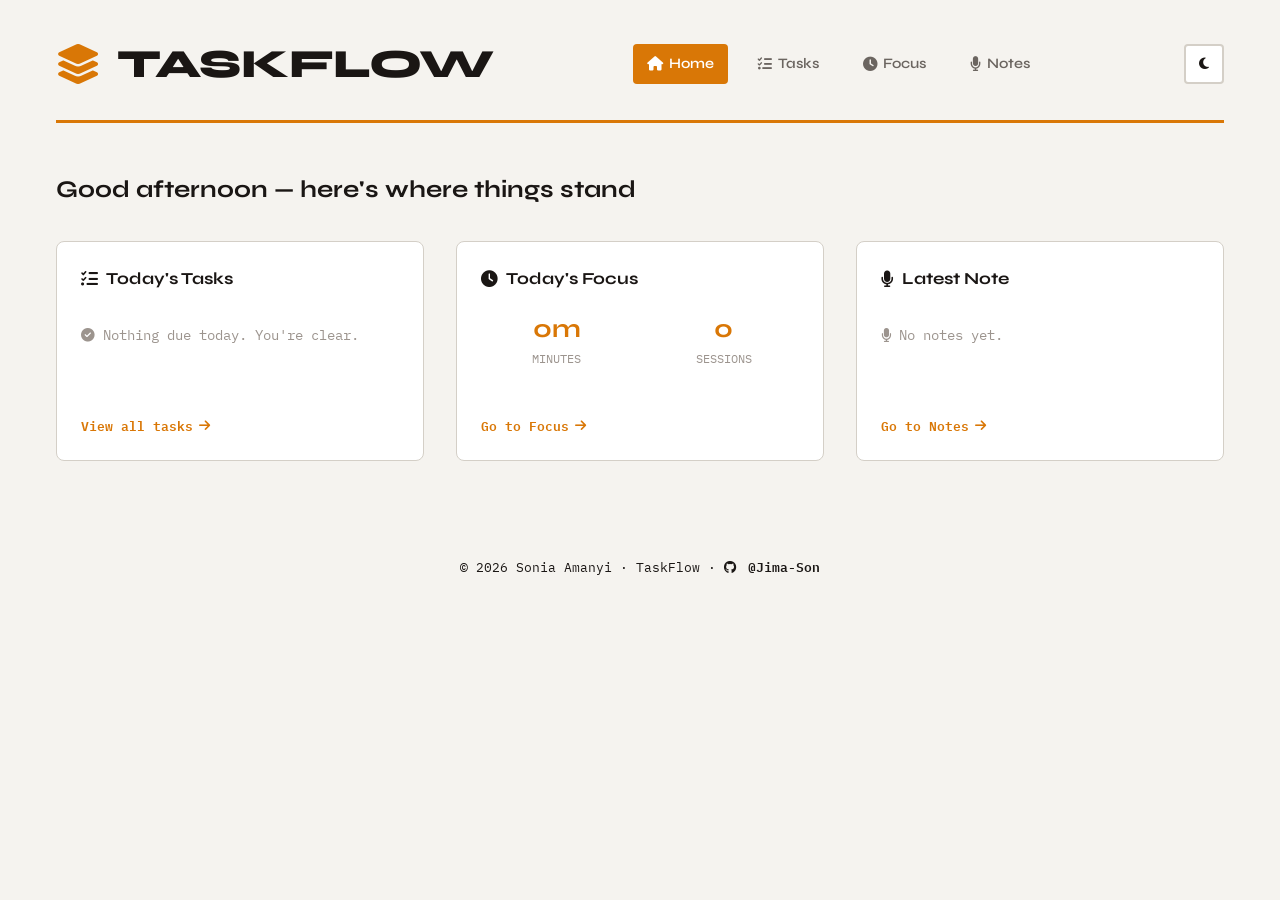
<file: dashboard.html>
<!--
Author: Sonia Amanyi
Purpose: Home / Dashboard — a snapshot of today's tasks, today's focus time,
         and the latest note, so you don't have to check three separate pages.
-->
<!DOCTYPE html>
<html lang="en">
<head>
    <meta charset="UTF-8">
    <meta name="viewport" content="width=device-width, initial-scale=1.0">
    <title>TaskFlow — Home</title>

    <link rel="stylesheet" href="https://cdnjs.cloudflare.com/ajax/libs/font-awesome/6.4.2/css/all.min.css">
    <link rel="preconnect" href="https://fonts.googleapis.com">
    <link rel="preconnect" href="https://fonts.gstatic.com" crossorigin>
    <link href="https://fonts.googleapis.com/css2?family=Syne:wght@400;600;700;800&family=IBM+Plex+Mono:wght@400;500;600&display=swap" rel="stylesheet">

    <link rel="stylesheet" href="css/style.css">
    <link rel="stylesheet" href="css/animations.css">
    <link rel="stylesheet" href="css/focus.css">
    <link rel="stylesheet" href="css/dashboard.css">
</head>
<body>
    <!-- Applies the saved theme before first paint so there's no flash
         of the default light theme while the rest of the JS loads. -->
    <script>
    (function() {
        try {
            var raw = localStorage.getItem('taskflow_settings');
            var theme = raw ? (JSON.parse(raw).theme || 'light') : 'light';
            if (theme === 'dark') document.body.classList.add('dark-theme');
            else if (theme === 'soft') document.body.classList.add('soft-theme');
        } catch (e) {}
    })();
    </script>

    <div class="container">
        <header class="header">
            <div class="header-top">
                <div class="logo-section">
                    <i class="fas fa-layer-group"></i>
                    <h1>TaskFlow</h1>
                </div>
                <nav class="app-nav" id="appNav">
                    <a href="dashboard.html" class="active"><i class="fas fa-house"></i> Home</a>
                    <a href="index.html"><i class="fas fa-list-check"></i> Tasks</a>
                    <a href="focus.html"><i class="fas fa-clock"></i> Focus</a>
                    <a href="notes.html"><i class="fas fa-microphone"></i> Notes</a>
                </nav>
                <div class="header-actions">
                    <button class="nav-toggle" id="navToggle"><i class="fas fa-bars"></i></button>
                    <button class="icon-btn" id="themeToggle" title="Toggle Theme">
                        <i class="fas fa-moon"></i>
                    </button>
                </div>
            </div>
        </header>

        <main>
            <h2 class="dash-greeting" id="dashGreeting">Welcome back</h2>

            <div class="dashboard-grid">
                <!-- Today's Tasks -->
                <section class="side-card dash-card">
                    <h3><i class="fas fa-list-check"></i> Today's Tasks</h3>
                    <div id="dashTasksList" class="dash-tasks-list"></div>
                    <a href="index.html" class="dash-link">View all tasks <i class="fas fa-arrow-right"></i></a>
                </section>

                <!-- Today's Focus -->
                <section class="side-card dash-card">
                    <h3><i class="fas fa-clock"></i> Today's Focus</h3>
                    <div class="report-stats dash-focus-stats">
                        <div class="report-stat">
                            <div class="report-num" id="dashFocusMinutes">0m</div>
                            <div class="report-label">Minutes</div>
                        </div>
                        <div class="report-stat">
                            <div class="report-num" id="dashFocusSessions">0</div>
                            <div class="report-label">Sessions</div>
                        </div>
                    </div>
                    <a href="focus.html" class="dash-link">Go to Focus <i class="fas fa-arrow-right"></i></a>
                </section>

                <!-- Latest Note -->
                <section class="side-card dash-card">
                    <h3><i class="fas fa-microphone"></i> Latest Note</h3>
                    <div id="dashLatestNote" class="dash-note-preview"></div>
                    <a href="notes.html" class="dash-link">Go to Notes <i class="fas fa-arrow-right"></i></a>
                </section>
            </div>
        </main>
    </div>

    <script src="js/storage.js"></script>
    <script src="js/ui.js"></script>
    <script src="js/dashboard.js"></script>

    <footer class="site-footer">
    <p>
        © 2026 Sonia Amanyi · TaskFlow ·
        <a href="https://github.com/Jima-Son" target="_blank" rel="noopener noreferrer">
            <i class="fab fa-github"></i> @Jima-Son
        </a>
    </p>
</footer>
</body>
</html>
</file>
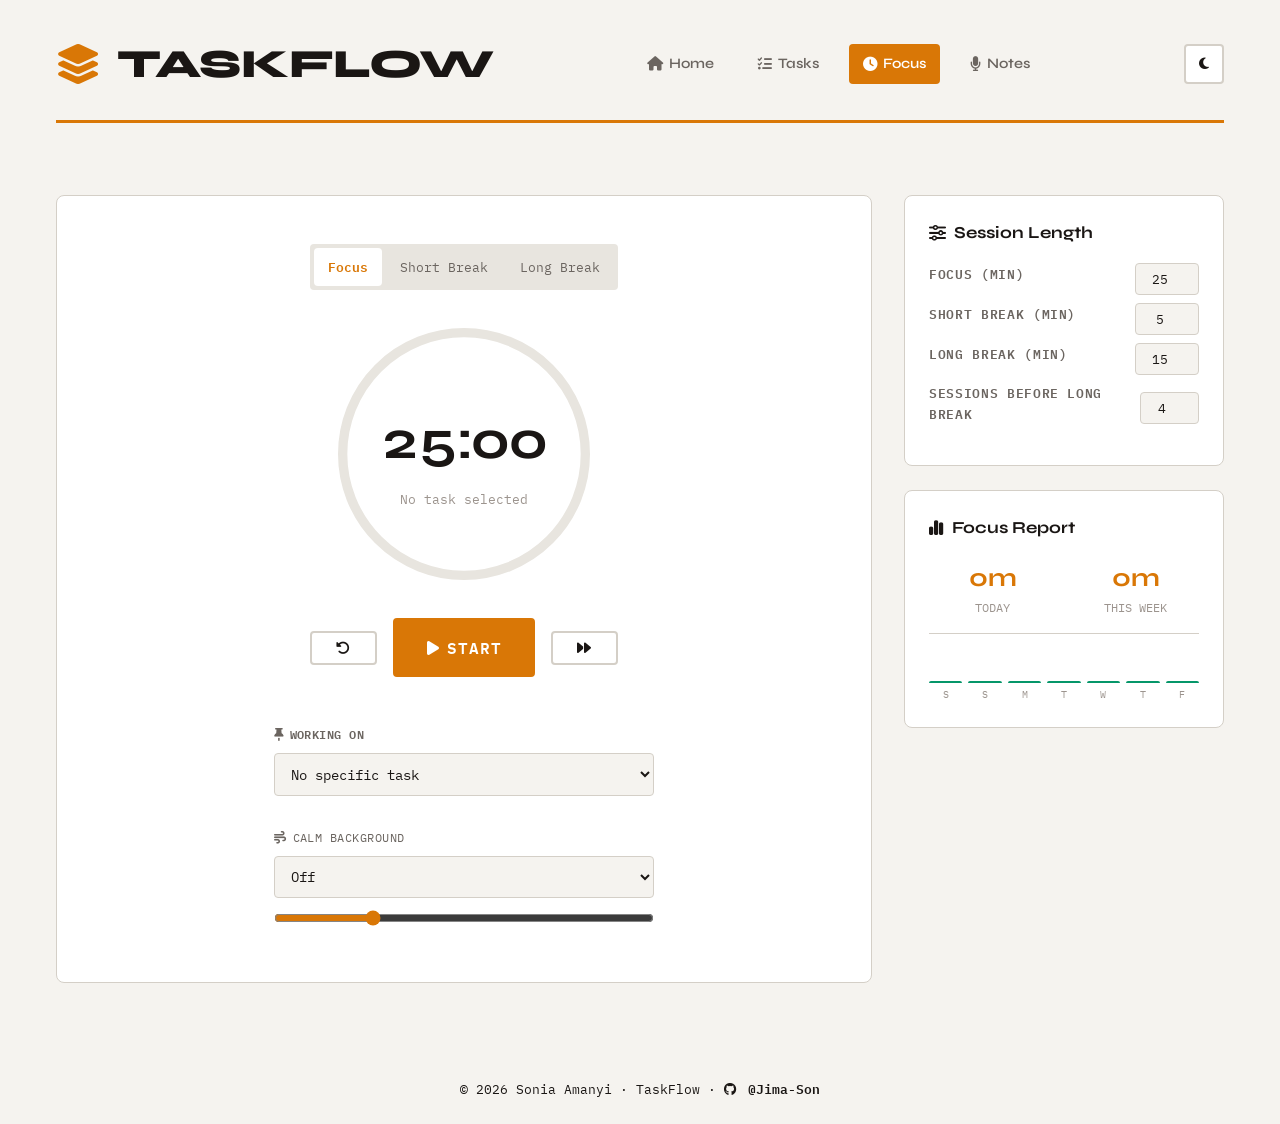
<file: focus.html>
<!--
Author: Sonia Amanyi
Purpose: Focus mode — a pomodoro-style timer built on top of TaskFlow's task list.
         Built this after Pomofocus and lifeat.io — wanted something that pulled
         directly from my own task list instead of a separate to-do system.
-->
<!DOCTYPE html>
<html lang="en">
<head>
    <meta charset="UTF-8">
    <meta name="viewport" content="width=device-width, initial-scale=1.0">
    <title>TaskFlow — Focus</title>

    <link rel="stylesheet" href="https://cdnjs.cloudflare.com/ajax/libs/font-awesome/6.4.2/css/all.min.css">
    <link rel="preconnect" href="https://fonts.googleapis.com">
    <link rel="preconnect" href="https://fonts.gstatic.com" crossorigin>
    <link href="https://fonts.googleapis.com/css2?family=Syne:wght@400;600;700;800&family=IBM+Plex+Mono:wght@400;500;600&display=swap" rel="stylesheet">

    <link rel="stylesheet" href="css/style.css">
    <link rel="stylesheet" href="css/animations.css">
    <link rel="stylesheet" href="css/focus.css">
</head>
<body>
    <!-- Applies the saved theme before first paint so there's no flash
         of the default light theme while the rest of the JS loads. -->
    <script>
    (function() {
        try {
            var raw = localStorage.getItem('taskflow_settings');
            var theme = raw ? (JSON.parse(raw).theme || 'light') : 'light';
            if (theme === 'dark') document.body.classList.add('dark-theme');
            else if (theme === 'soft') document.body.classList.add('soft-theme');
        } catch (e) {}
    })();
    </script>

    <div class="container">
        <header class="header">
            <div class="header-top">
                <div class="logo-section">
                    <i class="fas fa-layer-group"></i>
                    <h1>TaskFlow</h1>
                </div>
                <nav class="app-nav" id="appNav">
                    <a href="dashboard.html"><i class="fas fa-house"></i> Home</a>
                    <a href="index.html"><i class="fas fa-list-check"></i> Tasks</a>
                    <a href="focus.html" class="active"><i class="fas fa-clock"></i> Focus</a>
                    <a href="notes.html"><i class="fas fa-microphone"></i> Notes</a>
                </nav>
                <div class="header-actions">
                    <button class="nav-toggle" id="navToggle"><i class="fas fa-bars"></i></button>
                    <button class="icon-btn" id="themeToggle" title="Toggle Theme">
                        <i class="fas fa-moon"></i>
                    </button>
                </div>
            </div>
        </header>

        <main class="focus-layout">
            <!-- Timer Column -->
            <section class="focus-main">
                <div class="mode-switch" id="modeSwitch">
                    <button class="mode-btn active" data-mode="focus">Focus</button>
                    <button class="mode-btn" data-mode="short">Short Break</button>
                    <button class="mode-btn" data-mode="long">Long Break</button>
                </div>

                <div class="timer-ring-wrap">
                    <svg class="timer-ring" viewBox="0 0 300 300">
                        <circle class="ring-track" cx="150" cy="150" r="130"></circle>
                        <circle class="ring-progress" id="ringProgress" cx="150" cy="150" r="130"></circle>
                    </svg>
                    <div class="timer-center">
                        <div class="timer-display" id="timerDisplay">25:00</div>
                        <div class="timer-task" id="timerTaskLabel">No task selected</div>
                    </div>
                </div>

                <div class="timer-controls">
                    <button class="btn btn-secondary" id="resetBtn"><i class="fas fa-rotate-left"></i></button>
                    <button class="btn btn-primary btn-lg" id="startPauseBtn"><i class="fas fa-play"></i> Start</button>
                    <button class="btn btn-secondary" id="skipBtn"><i class="fas fa-forward"></i></button>
                </div>

                <div class="session-dots" id="sessionDots"></div>

                <!-- Task picker -->
                <div class="task-picker">
                    <label for="focusTaskSelect"><i class="fas fa-thumbtack"></i> Working on</label>
                    <select id="focusTaskSelect">
                        <option value="">No specific task</option>
                    </select>
                </div>

                <!-- Ambient sound -->
                <div class="ambient-panel">
                    <span class="ambient-label"><i class="fas fa-wind"></i> Calm background</span>
                    <select id="ambientSelect" class="ambient-select"></select>
                    <input type="range" id="ambientVolume" min="0" max="1" step="0.05" value="0.25">
                </div>
            </section>

            <!-- Sidebar: settings + reports -->
            <aside class="focus-side">
                <div class="side-card">
                    <h3><i class="fas fa-sliders"></i> Session Length</h3>
                    <div class="setting-row">
                        <label for="focusMinutes">Focus (min)</label>
                        <input type="number" id="focusMinutes" min="1" max="120" value="25">
                    </div>
                    <div class="setting-row">
                        <label for="shortBreakMinutes">Short break (min)</label>
                        <input type="number" id="shortBreakMinutes" min="1" max="60" value="5">
                    </div>
                    <div class="setting-row">
                        <label for="longBreakMinutes">Long break (min)</label>
                        <input type="number" id="longBreakMinutes" min="1" max="90" value="15">
                    </div>
                    <div class="setting-row">
                        <label for="sessionsBeforeLongBreak">Sessions before long break</label>
                        <input type="number" id="sessionsBeforeLongBreak" min="1" max="10" value="4">
                    </div>
                </div>

                <div class="side-card">
                    <h3><i class="fas fa-chart-simple"></i> Focus Report</h3>
                    <div class="report-stats">
                        <div class="report-stat">
                            <div class="report-num" id="todayMinutes">0m</div>
                            <div class="report-label">Today</div>
                        </div>
                        <div class="report-stat">
                            <div class="report-num" id="weekMinutes">0m</div>
                            <div class="report-label">This week</div>
                        </div>
                    </div>
                    <div class="week-bars" id="weekBars"></div>
                </div>
            </aside>
        </main>
    </div>

    <audio id="alarmSound" src="audio/alarm.mp3" preload="auto"></audio>

    <script src="js/storage.js"></script>
    <script src="js/ui.js"></script>
    <script src="js/ambient.js"></script>
    <script src="js/focus.js"></script>

    <footer class="site-footer">
    <p>
        © 2026 Sonia Amanyi · TaskFlow ·
        <a href="https://github.com/Jima-Son" target="_blank" rel="noopener noreferrer">
            <i class="fab fa-github"></i> @Jima-Son
        </a>
    </p>
</footer>
</body>
</html>
</file>
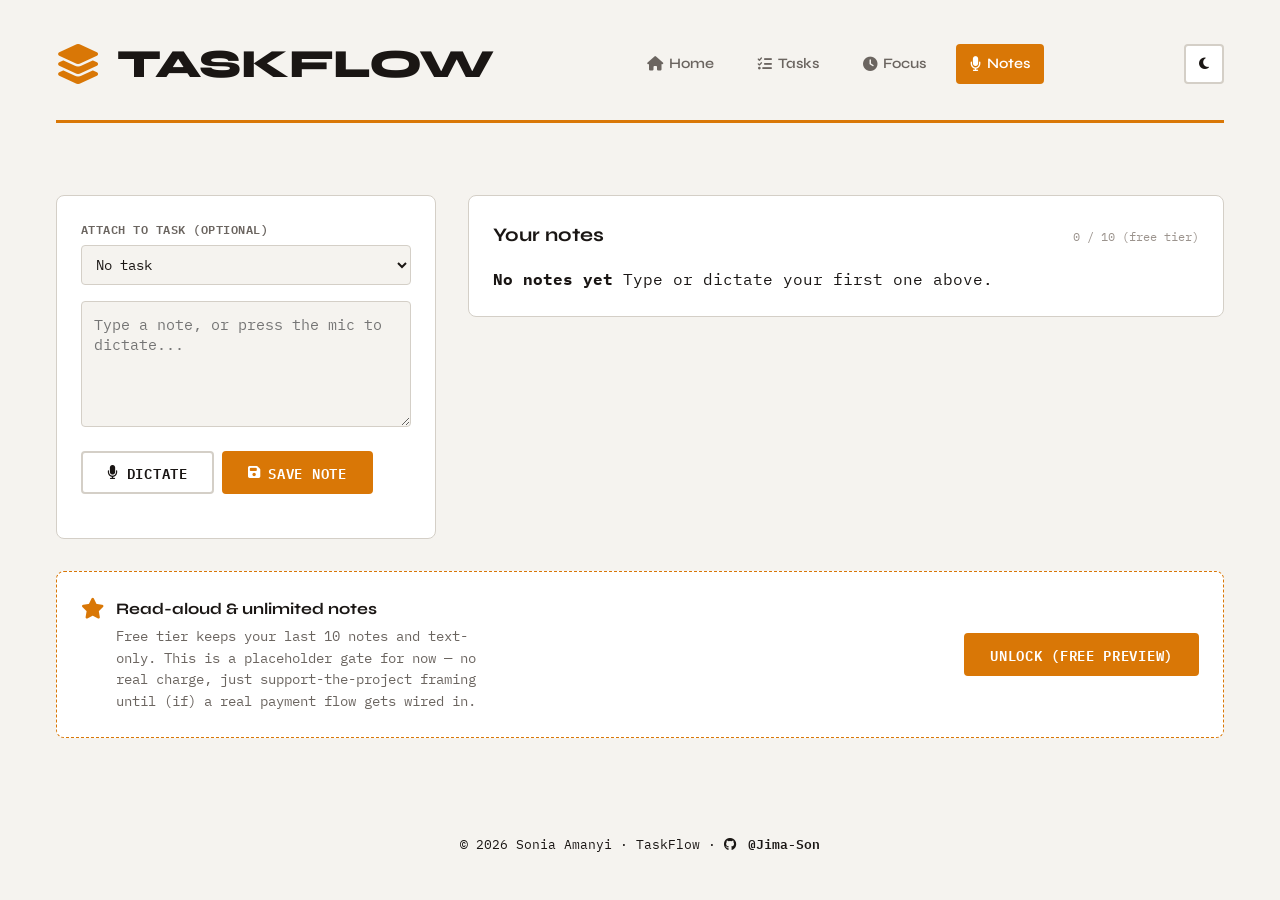
<file: notes.html>
<!--
Author: Sonia Amanyi
Purpose: Notes tab — dictate or type notes tied to your tasks.
         Voice-to-text and read-aloud both run on the browser's built-in
         Web Speech API — free, no external API key or cost.
-->
<!DOCTYPE html>
<html lang="en">
<head>
    <meta charset="UTF-8">
    <meta name="viewport" content="width=device-width, initial-scale=1.0">
    <title>TaskFlow — Notes</title>

    <link rel="stylesheet" href="https://cdnjs.cloudflare.com/ajax/libs/font-awesome/6.4.2/css/all.min.css">
    <link rel="preconnect" href="https://fonts.googleapis.com">
    <link rel="preconnect" href="https://fonts.gstatic.com" crossorigin>
    <link href="https://fonts.googleapis.com/css2?family=Syne:wght@400;600;700;800&family=IBM+Plex+Mono:wght@400;500;600&display=swap" rel="stylesheet">

    <link rel="stylesheet" href="css/style.css">
    <link rel="stylesheet" href="css/animations.css">
    <link rel="stylesheet" href="css/focus.css">
    <link rel="stylesheet" href="css/notes.css">
</head>
<body>
    <!-- Applies the saved theme before first paint so there's no flash
         of the default light theme while the rest of the JS loads. -->
    <script>
    (function() {
        try {
            var raw = localStorage.getItem('taskflow_settings');
            var theme = raw ? (JSON.parse(raw).theme || 'light') : 'light';
            if (theme === 'dark') document.body.classList.add('dark-theme');
            else if (theme === 'soft') document.body.classList.add('soft-theme');
        } catch (e) {}
    })();
    </script>

    <div class="container">
        <header class="header">
            <div class="header-top">
                <div class="logo-section">
                    <i class="fas fa-layer-group"></i>
                    <h1>TaskFlow</h1>
                </div>
                <nav class="app-nav" id="appNav">
                    <a href="dashboard.html"><i class="fas fa-house"></i> Home</a>
                    <a href="index.html"><i class="fas fa-list-check"></i> Tasks</a>
                    <a href="focus.html"><i class="fas fa-clock"></i> Focus</a>
                    <a href="notes.html" class="active"><i class="fas fa-microphone"></i> Notes</a>
                </nav>
                <div class="header-actions">
                    <button class="nav-toggle" id="navToggle"><i class="fas fa-bars"></i></button>
                    <button class="icon-btn" id="themeToggle" title="Toggle Theme">
                        <i class="fas fa-moon"></i>
                    </button>
                </div>
            </div>
        </header>

        <main class="notes-layout">
            <section class="note-composer">
                <div class="composer-top">
                    <label for="noteTaskSelect">Attach to task (optional)</label>
                    <select id="noteTaskSelect">
                        <option value="">No task</option>
                    </select>
                </div>

                <textarea id="noteText" rows="5" placeholder="Type a note, or press the mic to dictate..."></textarea>

                <div class="composer-actions">
                    <button class="btn btn-secondary" id="micBtn">
                        <i class="fas fa-microphone"></i> Dictate
                    </button>
                    <button class="btn btn-primary" id="saveNoteBtn">
                        <i class="fas fa-save"></i> Save note
                    </button>
                </div>
                <div class="mic-status" id="micStatus"></div>
                <div class="speech-unsupported" id="speechUnsupported" style="display:none;">
                    Voice dictation isn't supported in this browser. Chrome or Edge work best. Typing still works fine.
                </div>
            </section>

            <section class="notes-list-wrap">
                <div class="notes-list-head">
                    <h2>Your notes</h2>
                    <span class="note-count" id="noteCount"></span>
                </div>
                <div id="notesList" class="notes-list"></div>
                <div class="empty" id="notesEmpty" style="display:none;">
                    <strong>No notes yet</strong>
                    Type or dictate your first one above.
                </div>
            </section>
        </main>

        <!-- Premium unlock card -->
        <div class="premium-card" id="premiumCard">
            <div class="premium-info">
                <i class="fas fa-star"></i>
                <div>
                    <strong>Read-aloud &amp; unlimited notes</strong>
                    <p>Free tier keeps your last 10 notes and text-only. This is a placeholder gate for now — no real charge, just support-the-project framing until (if) a real payment flow gets wired in.</p>
                </div>
            </div>
            <button class="btn btn-primary" id="unlockBtn">Unlock (free preview)</button>
        </div>
    </div>

    <script src="js/storage.js"></script>
    <script src="js/ui.js"></script>
    <script src="js/notes.js"></script>

    <footer class="site-footer">
    <p>
        © 2026 Sonia Amanyi · TaskFlow ·
        <a href="https://github.com/Jima-Son" target="_blank" rel="noopener noreferrer">
            <i class="fab fa-github"></i> @Jima-Son
        </a>
    </p>
</footer>

</body>
</html>
</file>
<file: css/style.css>
/* ================================
   Cross-page transitions
   Native browser feature — smooth cross-fade when navigating between
   TaskFlow's pages (Chrome/Edge 126+, Safari 18.2+). No JS needed;
   browsers without support just navigate normally, nothing breaks.
   ================================ */
@view-transition {
    navigation: auto;
}

/* ================================
   CSS Variables & Theme Configuration
   ================================ */
:root {
    /* Typography - Distinctive fonts */
    --font-display: 'Syne', sans-serif;
    --font-mono: 'IBM Plex Mono', monospace;
    
    /* Light Theme Colors - Muted earth tones with vibrant accents */
    --color-bg-primary: #f5f3ef;
    --color-bg-secondary: #ffffff;
    --color-bg-tertiary: #e8e5df;
    --color-text-primary: #1a1614;
    --color-text-secondary: #6b6560;
    --color-text-tertiary: #9c948e;
    
    /* Accent Colors - Bold and distinctive */
    --color-accent-primary: #d97706; /* Amber */
    --color-accent-secondary: #059669; /* Emerald */
    --color-accent-tertiary: #dc2626; /* Red */
    
    /* Priority Colors */
    --color-priority-high: #dc2626;
    --color-priority-medium: #f59e0b;
    --color-priority-low: #10b981;
    
    /* UI Elements */
    --color-border: #d4cfc7;
    --color-shadow: rgba(26, 22, 20, 0.08);
    --color-overlay: rgba(26, 22, 20, 0.6);
    
    /* Spacing */
    --spacing-xs: 0.25rem;
    --spacing-sm: 0.5rem;
    --spacing-md: 1rem;
    --spacing-lg: 1.5rem;
    --spacing-xl: 2rem;
    --spacing-2xl: 3rem;
    
    /* Border Radius */
    --radius-sm: 4px;
    --radius-md: 8px;
    --radius-lg: 12px;
    
    /* Transitions */
    --transition-fast: 0.15s ease;
    --transition-base: 0.3s ease;
    --transition-slow: 0.5s ease;
}

/* Dark Theme */
body.dark-theme {
    --color-bg-primary: #1a1614;
    --color-bg-secondary: #2d2823;
    --color-bg-tertiary: #3d3732;
    --color-text-primary: #f5f3ef;
    --color-text-secondary: #c2bdb6;
    --color-text-tertiary: #9c948e;
    
    --color-border: #4a4340;
    --color-shadow: rgba(0, 0, 0, 0.3);
    --color-overlay: rgba(0, 0, 0, 0.7);
}

/* Solid Theme — flat, calm, single-color background. No particles,
   no warm/amber accents; a plain neutral surface for anyone who
   finds the default palette too busy. */
body.soft-theme {
    --color-bg-primary: #eef1f6;
    --color-bg-secondary: #ffffff;
    --color-bg-tertiary: #e2e6ee;
    --color-text-primary: #2b2f3a;
    --color-text-secondary: #5b6270;
    --color-text-tertiary: #8b93a3;

    --color-accent-primary: #6366f1;   /* Indigo */
    --color-accent-secondary: #14b8a6; /* Teal */
    --color-accent-tertiary: #f43f5e;  /* Rose */

    --color-border: #d8dce4;
    --color-shadow: rgba(43, 47, 58, 0.08);
    --color-overlay: rgba(43, 47, 58, 0.55);
}

body.soft-theme #particles-js {
    display: none;
}

/* ================================
   Base Styles & Reset
   ================================ */
* {
    margin: 0;
    padding: 0;
    box-sizing: border-box;
}

body {
    font-family: var(--font-mono);
    background-color: var(--color-bg-primary);
    color: var(--color-text-primary);
    line-height: 1.6;
    overflow-x: hidden;
    transition: background-color var(--transition-base), color var(--transition-base);
}

/* Particles Background */
#particles-js {
    position: fixed;
    top: 0;
    left: 0;
    width: 100%;
    height: 100%;
    z-index: -1;
    opacity: 0.4;
}

/* ================================
   Container & Layout
   ================================ */
.container {
    max-width: 1200px;
    margin: 0 auto;
    padding: var(--spacing-xl) var(--spacing-md);
    position: relative;
    z-index: 1;
}

/* ================================
   Header Section
   ================================ */
.header {
    margin-bottom: var(--spacing-2xl);
}

.header-top {
    display: flex;
    justify-content: space-between;
    align-items: center;
    margin-bottom: var(--spacing-xl);
    padding-bottom: var(--spacing-lg);
    border-bottom: 3px solid var(--color-accent-primary);
}

.logo-section {
    display: flex;
    align-items: center;
    gap: var(--spacing-md);
}

.logo-section i {
    font-size: 2.5rem;
    color: var(--color-accent-primary);
}

.logo-section h1 {
    font-family: var(--font-display);
    font-size: 2.5rem;
    font-weight: 800;
    letter-spacing: -0.02em;
    text-transform: uppercase;
}

.header-actions {
    display: flex;
    gap: var(--spacing-sm);
}

/* Stats Container */
.stats-container {
    display: grid;
    grid-template-columns: repeat(auto-fit, minmax(200px, 1fr));
    gap: var(--spacing-md);
}

.stat-card {
    background: var(--color-bg-secondary);
    padding: var(--spacing-lg);
    border: 2px solid var(--color-border);
    border-radius: var(--radius-md);
    text-align: center;
    transition: transform var(--transition-fast), box-shadow var(--transition-fast);
}

.stat-card:hover {
    transform: translateY(-2px);
    box-shadow: 0 4px 12px var(--color-shadow);
}

.stat-number {
    font-family: var(--font-display);
    font-size: 2.5rem;
    font-weight: 700;
    color: var(--color-accent-primary);
    margin-bottom: var(--spacing-xs);
}

.stat-label {
    font-size: 0.875rem;
    text-transform: uppercase;
    letter-spacing: 0.05em;
    color: var(--color-text-secondary);
    font-weight: 500;
}

/* ================================
   Buttons
   ================================ */
.btn {
    font-family: var(--font-mono);
    font-size: 0.875rem;
    font-weight: 600;
    padding: var(--spacing-sm) var(--spacing-lg);
    border: 2px solid transparent;
    border-radius: var(--radius-sm);
    cursor: pointer;
    display: inline-flex;
    align-items: center;
    gap: var(--spacing-sm);
    text-transform: uppercase;
    letter-spacing: 0.05em;
    transition: all var(--transition-fast);
}

.btn-primary {
    background: var(--color-accent-primary);
    color: white;
    border-color: var(--color-accent-primary);
}

.btn-primary:hover {
    background: transparent;
    color: var(--color-accent-primary);
    transform: translateY(-2px);
    box-shadow: 0 4px 12px var(--color-shadow);
}

.btn-secondary {
    background: var(--color-bg-secondary);
    color: var(--color-text-primary);
    border-color: var(--color-border);
}

.btn-secondary:hover {
    border-color: var(--color-text-primary);
    transform: translateY(-2px);
}

.btn-danger {
    background: var(--color-accent-tertiary);
    color: white;
    border-color: var(--color-accent-tertiary);
}

.btn-danger:hover {
    background: transparent;
    color: var(--color-accent-tertiary);
}

.icon-btn {
    background: var(--color-bg-secondary);
    border: 2px solid var(--color-border);
    border-radius: var(--radius-sm);
    width: 40px;
    height: 40px;
    display: flex;
    align-items: center;
    justify-content: center;
    cursor: pointer;
    transition: all var(--transition-fast);
    color: var(--color-text-primary);
}

.icon-btn:hover {
    border-color: var(--color-accent-primary);
    color: var(--color-accent-primary);
    transform: translateY(-2px);
}

/* ================================
   Controls Section
   ================================ */
.controls-section {
    background: var(--color-bg-secondary);
    padding: var(--spacing-lg);
    border: 2px solid var(--color-border);
    border-radius: var(--radius-md);
    margin-bottom: var(--spacing-xl);
}

.control-group {
    display: flex;
    gap: var(--spacing-md);
    margin-bottom: var(--spacing-lg);
    flex-wrap: wrap;
}

.filters-group {
    display: grid;
    grid-template-columns: 2fr repeat(3, 1fr);
    gap: var(--spacing-md);
}

.search-box {
    position: relative;
    display: flex;
    align-items: center;
}

.search-box i {
    position: absolute;
    left: var(--spacing-md);
    color: var(--color-text-tertiary);
}

.search-box input {
    width: 100%;
    padding: var(--spacing-sm) var(--spacing-md) var(--spacing-sm) 2.5rem;
    font-family: var(--font-mono);
    font-size: 0.875rem;
    background: var(--color-bg-tertiary);
    border: 2px solid var(--color-border);
    border-radius: var(--radius-sm);
    color: var(--color-text-primary);
    transition: border-color var(--transition-fast);
}

.search-box input:focus {
    outline: none;
    border-color: var(--color-accent-primary);
}

.filter-item {
    display: flex;
    align-items: center;
    gap: var(--spacing-sm);
}

.filter-item label {
    color: var(--color-text-secondary);
}

.filter-item select {
    flex: 1;
    padding: var(--spacing-sm);
    font-family: var(--font-mono);
    font-size: 0.875rem;
    background: var(--color-bg-tertiary);
    border: 2px solid var(--color-border);
    border-radius: var(--radius-sm);
    color: var(--color-text-primary);
    cursor: pointer;
    transition: border-color var(--transition-fast);
}

.filter-item select:focus {
    outline: none;
    border-color: var(--color-accent-primary);
}

/* ================================
   Tasks Section
   ================================ */
.tasks-section {
    min-height: 400px;
}

#tasksContainer {
    display: grid;
    gap: var(--spacing-md);
}

/* Empty State */
.empty-state {
    text-align: center;
    padding: var(--spacing-2xl);
    background: var(--color-bg-secondary);
    border: 2px dashed var(--color-border);
    border-radius: var(--radius-md);
}

.empty-state i {
    font-size: 4rem;
    color: var(--color-text-tertiary);
    margin-bottom: var(--spacing-md);
}

.empty-state h3 {
    font-family: var(--font-display);
    font-size: 1.5rem;
    font-weight: 700;
    margin-bottom: var(--spacing-sm);
    color: var(--color-text-secondary);
}

.empty-state p {
    color: var(--color-text-tertiary);
}

/* Task Card */
.task-card {
    background: var(--color-bg-secondary);
    border: 2px solid var(--color-border);
    border-radius: var(--radius-md);
    padding: var(--spacing-lg);
    display: grid;
    grid-template-columns: auto 1fr auto;
    gap: var(--spacing-md);
    align-items: start;
    transition: all var(--transition-fast);
    position: relative;
    overflow: hidden;
}

.task-card::before {
    content: '';
    position: absolute;
    left: 0;
    top: 0;
    bottom: 0;
    width: 4px;
    background: var(--priority-color);
    transition: width var(--transition-fast);
}

.task-card:hover::before {
    width: 8px;
}

.task-card:hover {
    transform: translateX(4px);
    box-shadow: 0 4px 12px var(--color-shadow);
}

.task-card.completed {
    opacity: 0.6;
}

.task-card.completed .task-content {
    text-decoration: line-through;
}

/* Task Checkbox */
.task-checkbox {
    position: relative;
    width: 24px;
    height: 24px;
    margin-top: 4px;
}

.task-checkbox input[type="checkbox"] {
    position: absolute;
    opacity: 0;
    cursor: pointer;
    width: 100%;       
    height: 100%;
    z-index: 2; 
}

.task-checkbox .checkmark {
    position: absolute;
    top: 0;
    left: 0;
    width: 24px;
    height: 24px;
    background: var(--color-bg-tertiary);
    border: 2px solid var(--color-border);
    border-radius: var(--radius-sm);
    cursor: pointer;
    transition: all var(--transition-fast);
}

.task-checkbox input:checked ~ .checkmark {
    background: var(--color-accent-secondary);
    border-color: var(--color-accent-secondary);
}

.task-checkbox .checkmark::after {
    content: '\f00c';
    font-family: 'Font Awesome 6 Free';
    font-weight: 900;
    position: absolute;
    display: none;
    left: 50%;
    top: 50%;
    transform: translate(-50%, -50%);
    color: white;
    font-size: 0.75rem;
}

.task-checkbox input:checked ~ .checkmark::after {
    display: block;
}

/* Task Content */
.task-content {
    flex: 1;
}

.task-header {
    display: flex;
    align-items: center;
    flex-wrap: wrap;
    gap: var(--spacing-sm);
    margin-bottom: var(--spacing-sm);
}

.task-title {
    font-family: var(--font-display);
    font-size: 1.125rem;
    font-weight: 600;
    color: var(--color-text-primary);
}

.task-category {
    display: inline-block;
    padding: var(--spacing-xs) var(--spacing-sm);
    background: var(--category-color);
    color: white;
    font-size: 0.75rem;
    font-weight: 600;
    border-radius: var(--radius-sm);
    text-transform: uppercase;
    letter-spacing: 0.05em;
}

.task-priority {
    display: inline-flex;
    align-items: center;
    gap: 0.25rem;
    padding: var(--spacing-xs) var(--spacing-sm);
    font-size: 0.75rem;
    font-weight: 600;
    border-radius: var(--radius-sm);
    text-transform: uppercase;
    letter-spacing: 0.05em;
}

.task-priority.high {
    background: rgba(220, 38, 38, 0.1);
    color: var(--color-priority-high);
}

.task-priority.medium {
    background: rgba(245, 158, 11, 0.1);
    color: var(--color-priority-medium);
}

.task-priority.low {
    background: rgba(16, 185, 129, 0.1);
    color: var(--color-priority-low);
}

.task-description {
    color: var(--color-text-secondary);
    margin-bottom: var(--spacing-sm);
    line-height: 1.5;
}

.task-meta {
    display: flex;
    align-items: center;
    gap: var(--spacing-md);
    font-size: 0.875rem;
    color: var(--color-text-tertiary);
}

.task-meta i {
    margin-right: 0.25rem;
}

/* Task Actions */
.task-actions {
    display: flex;
    gap: var(--spacing-xs);
}

.task-actions .icon-btn {
    width: 36px;
    height: 36px;
}

/* ================================
   Modal Styles
   ================================ */
.modal-overlay {
    position: fixed;
    top: 0;
    left: 0;
    width: 100%;
    height: 100%;
    background: var(--color-overlay);
    display: none;
    align-items: center;
    justify-content: center;
    z-index: 1000;
    padding: var(--spacing-md);
}

.modal-overlay.active {
    display: flex;
}

.modal-content {
    background: var(--color-bg-secondary);
    border: 2px solid var(--color-border);
    border-radius: var(--radius-lg);
    max-width: 600px;
    width: 100%;
    max-height: 90vh;
    overflow-y: auto;
    box-shadow: 0 20px 60px var(--color-shadow);
}

.modal-small {
    max-width: 400px;
}

.modal-header {
    padding: var(--spacing-lg);
    border-bottom: 2px solid var(--color-border);
    display: flex;
    justify-content: space-between;
    align-items: center;
}

.modal-header h2 {
    font-family: var(--font-display);
    font-size: 1.5rem;
    font-weight: 700;
    text-transform: uppercase;
}

.modal-footer {
    padding: var(--spacing-lg);
    border-top: 2px solid var(--color-border);
    display: flex;
    gap: var(--spacing-md);
    justify-content: flex-end;
}

/* ================================
   Form Styles
   ================================ */
form {
    padding: var(--spacing-lg);
}

.form-group {
    margin-bottom: var(--spacing-lg);
}

.form-row {
    display: grid;
    grid-template-columns: 1fr 1fr;
    gap: var(--spacing-md);
}

label {
    display: block;
    font-size: 0.875rem;
    font-weight: 600;
    text-transform: uppercase;
    letter-spacing: 0.05em;
    color: var(--color-text-secondary);
    margin-bottom: var(--spacing-sm);
}

input[type="text"],
input[type="date"],
textarea,
select {
    width: 100%;
    padding: var(--spacing-sm) var(--spacing-md);
    font-family: var(--font-mono);
    font-size: 0.875rem;
    background: var(--color-bg-tertiary);
    border: 2px solid var(--color-border);
    border-radius: var(--radius-sm);
    color: var(--color-text-primary);
    transition: border-color var(--transition-fast);
}

input:focus,
textarea:focus,
select:focus {
    outline: none;
    border-color: var(--color-accent-primary);
}

textarea {
    resize: vertical;
    min-height: 80px;
}

.category-input-group {
    display: flex;
    gap: var(--spacing-sm);
}

.category-input-group select {
    flex: 1;
}

/* Color Picker */
.color-picker {
    display: flex;
    align-items: center;
    gap: var(--spacing-md);
}

.color-picker input[type="color"] {
    width: 60px;
    height: 40px;
    padding: 2px;
    cursor: pointer;
}

.color-value {
    font-family: var(--font-mono);
    font-weight: 600;
    color: var(--color-text-secondary);
}

/* Confirm Modal */
.confirm-modal {
    text-align: center;
}

.confirm-icon {
    font-size: 3rem;
    color: var(--color-accent-tertiary);
    margin: var(--spacing-lg) 0;
}

.confirm-modal h3 {
    font-family: var(--font-display);
    font-size: 1.25rem;
    font-weight: 700;
    margin-bottom: var(--spacing-sm);
}

.confirm-modal p {
    color: var(--color-text-secondary);
    margin-bottom: var(--spacing-lg);
}

/* ================================
   Responsive Design
   ================================ */
@media (max-width: 768px) {
    .logo-section h1 {
        font-size: 1.75rem;
    }

    .stats-container {
        grid-template-columns: 1fr;
    }

    .filters-group {
        grid-template-columns: 1fr;
    }

    .form-row {
        grid-template-columns: 1fr;
    }

    .control-group {
        flex-direction: column;
    }

    .control-group .btn {
        width: 100%;
        justify-content: center;
    }

    /* Task cards: move edit/delete onto their own row instead of a
       squeezed third grid column, which was pushing them out of view
       (and clipping them, since .task-card has overflow: hidden). */
    .task-card {
        grid-template-columns: auto 1fr;
        grid-template-areas:
            "checkbox content"
            "actions  actions";
        row-gap: var(--spacing-sm);
    }
    .task-checkbox { grid-area: checkbox; }
    .task-content { grid-area: content; }
    .task-actions {
        grid-area: actions;
        justify-content: flex-end;
        padding-top: var(--spacing-sm);
        border-top: 1px solid var(--color-border);
    }
    .task-actions .icon-btn {
        width: 44px;
        height: 44px;
    }
}

/* ================================
   Scrollbar Styling
   ================================ */
::-webkit-scrollbar {
    width: 8px;
    height: 8px;
}

::-webkit-scrollbar-track {
    background: var(--color-bg-tertiary);
}

::-webkit-scrollbar-thumb {
    background: var(--color-border);
    border-radius: var(--radius-sm);
}

::-webkit-scrollbar-thumb:hover {
    background: var(--color-text-tertiary);
}
/* =========================
   Site Footer
   ========================= */

.site-footer {
    width: 100%;
    padding: 24px 20px;
    margin-top: 40px;
    text-align: center;
    font-family: 'IBM Plex Mono', monospace;
    font-size: 0.8rem;
    color: var(--text-muted);
    border-top: 1px solid var(--border-color);
}

.site-footer p {
    margin: 0;
}

.site-footer a {
    color: inherit;
    text-decoration: none;
    font-weight: 600;
    transition: color 0.2s ease;
}

.site-footer a:hover {
    color: var(--primary-color);
}

.site-footer i {
    margin-right: 4px;
}
</file>
<file: css/animations.css>
/* ================================
   Keyframe Animations
   ================================ */

/* Fade In Up */
@keyframes fadeInUp {
    from {
        opacity: 0;
        transform: translateY(20px);
    }
    to {
        opacity: 1;
        transform: translateY(0);
    }
}

/* Slide In Right */
@keyframes slideInRight {
    from {
        opacity: 0;
        transform: translateX(30px);
    }
    to {
        opacity: 1;
        transform: translateX(0);
    }
}

/* Slide In Left */
@keyframes slideInLeft {
    from {
        opacity: 0;
        transform: translateX(-30px);
    }
    to {
        opacity: 1;
        transform: translateX(0);
    }
}

/* Scale In */
@keyframes scaleIn {
    from {
        opacity: 0;
        transform: scale(0.9);
    }
    to {
        opacity: 1;
        transform: scale(1);
    }
}

/* Bounce In */
@keyframes bounceIn {
    0% {
        opacity: 0;
        transform: scale(0.3);
    }
    50% {
        opacity: 1;
        transform: scale(1.05);
    }
    70% {
        transform: scale(0.9);
    }
    100% {
        transform: scale(1);
    }
}

/* Shake */
@keyframes shake {
    0%, 100% {
        transform: translateX(0);
    }
    10%, 30%, 50%, 70%, 90% {
        transform: translateX(-5px);
    }
    20%, 40%, 60%, 80% {
        transform: translateX(5px);
    }
}

/* Pulse */
@keyframes pulse {
    0% {
        transform: scale(1);
    }
    50% {
        transform: scale(1.05);
    }
    100% {
        transform: scale(1);
    }
}

/* Slide Out Right */
@keyframes slideOutRight {
    from {
        opacity: 1;
        transform: translateX(0);
    }
    to {
        opacity: 0;
        transform: translateX(100px);
    }
}

/* Fade Out */
@keyframes fadeOut {
    from {
        opacity: 1;
    }
    to {
        opacity: 0;
    }
}

/* ================================
   Animation Classes
   ================================ */

/* Task Card Entrance Animation */
.task-card {
    animation: slideInRight 0.4s ease-out;
}

.task-card:nth-child(even) {
    animation: slideInLeft 0.4s ease-out;
}

/* Task Card Removal Animation */
.task-card.removing {
    animation: slideOutRight 0.4s ease-out forwards;
}

/* Modal Entrance */
.modal-overlay.active .modal-content {
    animation: scaleIn 0.3s ease-out;
}

/* Button Hover Animations */
.btn {
    position: relative;
    overflow: hidden;
}

.btn::before {
    content: '';
    position: absolute;
    top: 50%;
    left: 50%;
    width: 0;
    height: 0;
    border-radius: 50%;
    background: rgba(255, 255, 255, 0.1);
    transform: translate(-50%, -50%);
    transition: width 0.5s, height 0.5s;
}

.btn:hover::before {
    width: 300px;
    height: 300px;
}

/* Icon Button Rotation on Hover */
.icon-btn:hover i {
    animation: pulse 0.5s ease;
}

/* Loading State */
.loading {
    position: relative;
    pointer-events: none;
}

.loading::after {
    content: '';
    position: absolute;
    top: 50%;
    left: 50%;
    width: 20px;
    height: 20px;
    margin: -10px 0 0 -10px;
    border: 2px solid var(--color-accent-primary);
    border-top-color: transparent;
    border-radius: 50%;
    animation: spin 0.8s linear infinite;
}

@keyframes spin {
    to {
        transform: rotate(360deg);
    }
}

/* Checkbox Animation */
.task-checkbox .checkmark {
    transition: all 0.3s cubic-bezier(0.68, -0.55, 0.265, 1.55);
}

.task-checkbox input:checked ~ .checkmark {
    transform: scale(1.1);
}

.task-checkbox input:checked ~ .checkmark::after {
    animation: checkmarkBounce 0.4s ease-out;
}

@keyframes checkmarkBounce {
    0% {
        transform: translate(-50%, -50%) scale(0);
    }
    50% {
        transform: translate(-50%, -50%) scale(1.2);
    }
    100% {
        transform: translate(-50%, -50%) scale(1);
    }
}

/* Stats Counter Animation */
.stat-number {
    transition: all 0.5s cubic-bezier(0.68, -0.55, 0.265, 1.55);
}

.stat-number.updating {
    animation: pulse 0.5s ease;
}

/* Empty State Animation */
.empty-state {
    animation: fadeInUp 0.6s ease-out;
}

.empty-state i {
    animation: bounceIn 0.8s ease-out 0.2s both;
}

/* Form Input Focus Animation */
input:focus,
textarea:focus,
select:focus {
    animation: inputFocus 0.3s ease-out;
}

@keyframes inputFocus {
    0% {
        transform: scale(1);
    }
    50% {
        transform: scale(1.02);
    }
    100% {
        transform: scale(1);
    }
}

/* Theme Toggle Animation */
#themeToggle i {
    transition: transform 0.5s ease;
}

body.dark-theme #themeToggle i {
    transform: rotate(360deg);
}

/* Category Tag Hover */
.task-category {
    transition: all 0.3s ease;
}

.task-category:hover {
    transform: scale(1.05);
    box-shadow: 0 2px 8px rgba(0, 0, 0, 0.2);
}

/* Priority Badge Animation */
.task-priority {
    transition: all 0.3s ease;
}

.task-priority::before {
    content: '';
    display: inline-block;
    width: 6px;
    height: 6px;
    border-radius: 50%;
    margin-right: 4px;
    animation: pulse 2s ease-in-out infinite;
}

.task-priority.high::before {
    background: var(--color-priority-high);
}

.task-priority.medium::before {
    background: var(--color-priority-medium);
}

.task-priority.low::before {
    background: var(--color-priority-low);
}

/* Success Flash Animation */
@keyframes successFlash {
    0%, 100% {
        background: var(--color-bg-secondary);
    }
    50% {
        background: rgba(16, 185, 129, 0.1);
    }
}

.success-flash {
    animation: successFlash 0.6s ease-out;
}

/* Error Shake Animation */
.error-shake {
    animation: shake 0.5s ease-out;
}

/* Stagger Animation for Task Lists */
.task-card:nth-child(1) {
    animation-delay: 0.05s;
}

.task-card:nth-child(2) {
    animation-delay: 0.1s;
}

.task-card:nth-child(3) {
    animation-delay: 0.15s;
}

.task-card:nth-child(4) {
    animation-delay: 0.2s;
}

.task-card:nth-child(5) {
    animation-delay: 0.25s;
}

/* Reduced Motion Support */
@media (prefers-reduced-motion: reduce) {
    *,
    *::before,
    *::after {
        animation-duration: 0.01ms !important;
        animation-iteration-count: 1 !important;
        transition-duration: 0.01ms !important;
    }
}

/* ================================
   Hover Effects
   ================================ */

/* Card Lift Effect */
.task-card {
    will-change: transform;
}

/* Button Press Effect */
.btn:active,
.icon-btn:active {
    transform: translateY(0) scale(0.98);
}

/* Smooth Color Transitions */
* {
    transition-property: color, background-color, border-color;
    transition-duration: 0.2s;
    transition-timing-function: ease;
}

/* Exclude position and transform from default transitions */
*:not(.task-card):not(.btn):not(.icon-btn) {
    transition-property: color, background-color, border-color;
}
</file>
<file: css/focus.css>
/* ================================
   Focus Page — built on top of TaskFlow's existing tokens
   ================================ */

.app-nav {
    display: flex;
    gap: var(--spacing-md);
}
.app-nav a {
    display: flex;
    align-items: center;
    gap: 6px;
    padding: 8px 14px;
    border-radius: var(--radius-sm);
    color: var(--color-text-secondary);
    text-decoration: none;
    font-family: var(--font-display);
    font-weight: 600;
    font-size: 0.9rem;
    transition: var(--transition-fast);
}
.app-nav a:hover { color: var(--color-text-primary); background: var(--color-bg-tertiary); }
.app-nav a.active { color: var(--color-bg-secondary); background: var(--color-accent-primary); }

.focus-layout {
    display: grid;
    grid-template-columns: 1fr 320px;
    gap: var(--spacing-xl);
    align-items: start;
    padding-top: var(--spacing-lg);
}
@media (max-width: 860px) {
    .focus-layout { grid-template-columns: 1fr; }
}

.focus-main {
    background: var(--color-bg-secondary);
    border: 1px solid var(--color-border);
    border-radius: var(--radius-md);
    padding: var(--spacing-2xl) var(--spacing-xl);
    display: flex;
    flex-direction: column;
    align-items: center;
    gap: var(--spacing-lg);
}

.mode-switch {
    display: flex;
    gap: 4px;
    background: var(--color-bg-tertiary);
    padding: 4px;
    border-radius: var(--radius-sm);
}
.mode-btn {
    border: none;
    background: transparent;
    color: var(--color-text-secondary);
    font-family: var(--font-mono);
    font-size: 0.82rem;
    padding: 8px 14px;
    border-radius: var(--radius-sm);
    cursor: pointer;
    transition: var(--transition-fast);
}
.mode-btn.active {
    background: var(--color-bg-secondary);
    color: var(--color-accent-primary);
    font-weight: 600;
}

.timer-ring-wrap {
    position: relative;
    width: 280px;
    height: 280px;
}
.timer-ring { width: 100%; height: 100%; transform: rotate(-90deg); }
.ring-track {
    fill: none;
    stroke: var(--color-bg-tertiary);
    stroke-width: 10;
}
.ring-progress {
    fill: none;
    stroke: var(--color-accent-primary);
    stroke-width: 10;
    stroke-linecap: round;
    stroke-dasharray: 816.8;
    stroke-dashoffset: 0;
    transition: stroke-dashoffset 1s linear, stroke 0.3s ease;
}
.timer-center {
    position: absolute;
    inset: 0;
    display: flex;
    flex-direction: column;
    align-items: center;
    justify-content: center;
    text-align: center;
}
.timer-display {
    font-family: var(--font-display);
    font-size: 3.4rem;
    font-weight: 700;
    letter-spacing: -0.02em;
    color: var(--color-text-primary);
    font-variant-numeric: tabular-nums;
}
.timer-task {
    font-family: var(--font-mono);
    font-size: 0.8rem;
    color: var(--color-text-tertiary);
    margin-top: 6px;
    max-width: 200px;
    overflow: hidden;
    text-overflow: ellipsis;
    white-space: nowrap;
}

.timer-controls {
    display: flex;
    align-items: center;
    gap: var(--spacing-md);
}
.btn-lg { padding: 14px 32px; font-size: 1rem; }

.session-dots {
    display: flex;
    gap: 8px;
}
.session-dot {
    width: 8px; height: 8px;
    border-radius: 50%;
    background: var(--color-bg-tertiary);
    transition: var(--transition-fast);
}
.session-dot.done { background: var(--color-accent-primary); }

.task-picker, .ambient-panel {
    width: 100%;
    max-width: 380px;
}
.task-picker label, .ambient-label {
    display: flex;
    align-items: center;
    gap: 6px;
    font-family: var(--font-mono);
    font-size: 0.78rem;
    color: var(--color-text-secondary);
    margin-bottom: 8px;
    text-transform: uppercase;
    letter-spacing: 0.04em;
}
#focusTaskSelect {
    width: 100%;
    padding: 10px 12px;
    border: 1px solid var(--color-border);
    border-radius: var(--radius-sm);
    background: var(--color-bg-primary);
    color: var(--color-text-primary);
    font-family: var(--font-mono);
    font-size: 0.9rem;
}

.ambient-panel { margin-top: var(--spacing-sm); }
.ambient-select {
    width: 100%;
    padding: 10px 12px;
    margin-bottom: 10px;
    border: 1px solid var(--color-border);
    border-radius: var(--radius-sm);
    background: var(--color-bg-primary);
    color: var(--color-text-primary);
    font-family: var(--font-mono);
    font-size: 0.85rem;
}
#ambientVolume { width: 100%; accent-color: var(--color-accent-primary); }

.focus-side {
    display: flex;
    flex-direction: column;
    gap: var(--spacing-lg);
}
.side-card {
    background: var(--color-bg-secondary);
    border: 1px solid var(--color-border);
    border-radius: var(--radius-md);
    padding: var(--spacing-lg);
}
.side-card h3 {
    font-family: var(--font-display);
    font-size: 1.05rem;
    display: flex;
    align-items: center;
    gap: 8px;
    margin-bottom: var(--spacing-md);
    color: var(--color-text-primary);
}
.setting-row {
    display: flex;
    justify-content: space-between;
    align-items: center;
    margin-bottom: var(--spacing-sm);
    gap: var(--spacing-sm);
}
.setting-row label {
    font-family: var(--font-mono);
    font-size: 0.82rem;
    color: var(--color-text-secondary);
}
.setting-row input {
    width: 64px;
    padding: 6px 8px;
    border: 1px solid var(--color-border);
    border-radius: var(--radius-sm);
    background: var(--color-bg-primary);
    color: var(--color-text-primary);
    font-family: var(--font-mono);
    text-align: center;
}

.report-stats {
    display: flex;
    gap: var(--spacing-md);
    margin-bottom: var(--spacing-md);
}
.report-stat { flex: 1; text-align: center; }
.report-num {
    font-family: var(--font-display);
    font-size: 1.6rem;
    font-weight: 700;
    color: var(--color-accent-primary);
}
.report-label {
    font-family: var(--font-mono);
    font-size: 0.72rem;
    color: var(--color-text-tertiary);
    text-transform: uppercase;
}
.week-bars {
    display: flex;
    align-items: flex-end;
    gap: 6px;
    height: 70px;
    border-top: 1px solid var(--color-border);
    padding-top: 10px;
}
.week-bar-col {
    flex: 1;
    display: flex;
    flex-direction: column;
    align-items: center;
    gap: 4px;
    height: 100%;
    justify-content: flex-end;
}
.week-bar {
    width: 100%;
    background: var(--color-accent-secondary);
    border-radius: 2px 2px 0 0;
    min-height: 2px;
    transition: height 0.4s ease;
}
.week-bar-day {
    font-family: var(--font-mono);
    font-size: 0.62rem;
    color: var(--color-text-tertiary);
}

.session-toast {
    position: fixed;
    bottom: 24px;
    right: 24px;
    display: flex;
    align-items: center;
    gap: 12px;
    background: var(--color-bg-secondary);
    border: 1px solid var(--color-border);
    border-left: 3px solid var(--color-accent-primary);
    border-radius: var(--radius-md);
    padding: 14px 16px;
    box-shadow: 0 8px 24px rgba(0, 0, 0, 0.25);
    max-width: 320px;
    font-family: var(--font-mono);
    font-size: 0.88rem;
    color: var(--color-text-primary);
    transform: translateY(16px);
    opacity: 0;
    pointer-events: none;
    transition: transform 0.25s ease, opacity 0.25s ease;
    z-index: 1000;
}
.session-toast.show {
    transform: translateY(0);
    opacity: 1;
    pointer-events: auto;
}
.session-toast i.fa-circle-check {
    color: var(--color-accent-primary);
    font-size: 1.1rem;
    flex-shrink: 0;
}
.toast-message { flex: 1; line-height: 1.4; }
.toast-close {
    background: none;
    border: none;
    color: var(--color-text-tertiary);
    cursor: pointer;
    font-size: 0.85rem;
    flex-shrink: 0;
}
.toast-close:hover { color: var(--color-text-primary); }

@media (max-width: 640px) {
    .session-toast {
        left: 16px;
        right: 16px;
        bottom: 16px;
        max-width: none;
    }
}

/* Break mode tint */
body.mode-short .ring-progress, body.mode-long .ring-progress { stroke: var(--color-accent-secondary); }

/* ================================
   Mobile responsiveness
   ================================ */
.nav-toggle {
    display: none;
    background: none;
    border: 1px solid var(--color-border);
    color: var(--color-text-primary);
    border-radius: var(--radius-sm);
    width: 40px;
    height: 40px;
    font-size: 1.1rem;
    cursor: pointer;
}

@media (max-width: 640px) {
    .header-top {
        flex-wrap: wrap;
        row-gap: var(--spacing-sm);
    }
    .nav-toggle { display: inline-flex; align-items: center; justify-content: center; }

    .app-nav {
        display: none;
        flex-direction: column;
        width: 100%;
        order: 3;
        gap: 6px;
        padding-top: var(--spacing-sm);
        border-top: 1px solid var(--color-border);
    }
    .app-nav.open { display: flex; }
    .app-nav a { width: 100%; justify-content: center; padding: 12px; }

    .timer-ring-wrap { width: 220px; height: 220px; }
    .timer-display { font-size: 2.4rem; }
    .focus-main { padding: var(--spacing-lg) var(--spacing-md); }
    .side-card { padding: var(--spacing-md); }
    .timer-controls { flex-wrap: wrap; justify-content: center; }
}
</file>
<file: css/dashboard.css>
/* ================================
   Dashboard / Home Page
   ================================ */

.dash-greeting {
    font-family: var(--font-display);
    font-size: 1.5rem;
    font-weight: 700;
    color: var(--color-text-primary);
    margin: var(--spacing-lg) 0 var(--spacing-xl);
}

.dashboard-grid {
    display: grid;
    grid-template-columns: repeat(3, 1fr);
    gap: var(--spacing-xl);
    align-items: start;
}

@media (max-width: 860px) {
    .dashboard-grid { grid-template-columns: 1fr; }
}

.dash-card {
    display: flex;
    flex-direction: column;
    min-height: 220px;
}

.dash-link {
    display: inline-flex;
    align-items: center;
    gap: 6px;
    margin-top: auto;
    padding-top: var(--spacing-md);
    font-family: var(--font-mono);
    font-size: 0.8rem;
    font-weight: 600;
    color: var(--color-accent-primary);
    text-decoration: none;
}
.dash-link:hover { text-decoration: underline; }

.dash-empty {
    display: flex;
    align-items: center;
    gap: 8px;
    color: var(--color-text-tertiary);
    font-family: var(--font-mono);
    font-size: 0.85rem;
    padding: var(--spacing-md) 0;
}

/* Today's Tasks */
.dash-tasks-list {
    display: flex;
    flex-direction: column;
    gap: var(--spacing-sm);
}

.dash-task-item {
    display: flex;
    align-items: center;
    gap: var(--spacing-sm);
    padding-bottom: var(--spacing-sm);
    border-bottom: 1px solid var(--color-border);
}
.dash-task-item:last-of-type {
    border-bottom: none;
    padding-bottom: 0;
}

.dash-task-title {
    flex: 1;
    font-family: var(--font-mono);
    font-size: 0.88rem;
    color: var(--color-text-primary);
    overflow: hidden;
    text-overflow: ellipsis;
    white-space: nowrap;
}

.dash-overdue-tag {
    font-family: var(--font-mono);
    font-size: 0.68rem;
    font-weight: 600;
    text-transform: uppercase;
    letter-spacing: 0.04em;
    color: var(--color-priority-high);
    background: rgba(220, 38, 38, 0.1);
    padding: 2px 6px;
    border-radius: var(--radius-sm);
    flex-shrink: 0;
}

.dash-more {
    font-family: var(--font-mono);
    font-size: 0.78rem;
    color: var(--color-text-tertiary);
    padding-top: 4px;
}

/* Today's Focus */
.dash-focus-stats {
    margin-bottom: 0;
}

/* Latest Note */
.dash-note-meta {
    font-family: var(--font-mono);
    font-size: 0.75rem;
    color: var(--color-text-tertiary);
    margin-bottom: var(--spacing-sm);
}

.dash-note-text {
    font-family: var(--font-mono);
    font-size: 0.9rem;
    line-height: 1.5;
    color: var(--color-text-secondary);
    display: -webkit-box;
    -webkit-line-clamp: 5;
    -webkit-box-orient: vertical;
    overflow: hidden;
}

@media (max-width: 640px) {
    .dashboard-grid { gap: var(--spacing-lg); }
    .dash-card { min-height: unset; }
}
</file>
<file: css/notes.css>
.notes-layout {
    display: grid;
    grid-template-columns: 380px 1fr;
    gap: var(--spacing-xl);
    padding-top: var(--spacing-lg);
    align-items: start;
}
@media (max-width: 860px) {
    .notes-layout { grid-template-columns: 1fr; }
}

.note-composer, .notes-list-wrap {
    background: var(--color-bg-secondary);
    border: 1px solid var(--color-border);
    border-radius: var(--radius-md);
    padding: var(--spacing-lg);
}

.composer-top { margin-bottom: var(--spacing-sm); }
.composer-top label {
    display: block;
    font-family: var(--font-mono);
    font-size: 0.75rem;
    text-transform: uppercase;
    letter-spacing: 0.04em;
    color: var(--color-text-secondary);
    margin-bottom: 6px;
}
#noteTaskSelect {
    width: 100%;
    padding: 9px 10px;
    border: 1px solid var(--color-border);
    border-radius: var(--radius-sm);
    background: var(--color-bg-primary);
    color: var(--color-text-primary);
    font-family: var(--font-mono);
    font-size: 0.85rem;
}

#noteText {
    width: 100%;
    margin-top: var(--spacing-sm);
    padding: 12px;
    border: 1px solid var(--color-border);
    border-radius: var(--radius-sm);
    background: var(--color-bg-primary);
    color: var(--color-text-primary);
    font-family: inherit;
    font-size: 0.95rem;
    resize: vertical;
}

.composer-actions {
    display: flex;
    gap: var(--spacing-sm);
    margin-top: var(--spacing-md);
}

#micBtn.listening {
    color: #fff;
    background: var(--color-danger, #ef4444);
    border-color: var(--color-danger, #ef4444);
}

.mic-status {
    margin-top: 8px;
    font-family: var(--font-mono);
    font-size: 0.78rem;
    color: var(--color-accent-primary);
    min-height: 1em;
}
.speech-unsupported {
    margin-top: 8px;
    font-size: 0.8rem;
    color: var(--color-text-tertiary);
}

.notes-list-head {
    display: flex;
    justify-content: space-between;
    align-items: baseline;
    margin-bottom: var(--spacing-md);
}
.notes-list-head h2 { font-family: var(--font-display); font-size: 1.2rem; }
.note-count { font-family: var(--font-mono); font-size: 0.78rem; color: var(--color-text-tertiary); }

.notes-list {
    display: flex;
    flex-direction: column;
    gap: var(--spacing-sm);
    max-height: 560px;
    overflow-y: auto;
}

.note-card {
    border: 1px solid var(--color-border);
    border-radius: var(--radius-sm);
    padding: 14px 16px;
    background: var(--color-bg-primary);
}
.note-card-top {
    display: flex;
    justify-content: space-between;
    align-items: flex-start;
    gap: 8px;
    margin-bottom: 6px;
}
.note-meta {
    font-family: var(--font-mono);
    font-size: 0.72rem;
    color: var(--color-text-tertiary);
}
.note-tag {
    display: inline-block;
    margin-top: 4px;
    font-family: var(--font-mono);
    font-size: 0.7rem;
    color: var(--color-accent-primary);
    border: 1px solid var(--color-accent-primary);
    border-radius: var(--radius-sm);
    padding: 2px 6px;
}
.note-text { font-size: 0.92rem; line-height: 1.5; white-space: pre-wrap; }
.note-actions { display: flex; gap: 6px; }
.note-actions button {
    background: none;
    border: none;
    color: var(--color-text-tertiary);
    cursor: pointer;
    font-size: 0.85rem;
    padding: 4px 6px;
}
.note-actions button:hover { color: var(--color-text-primary); }
.note-actions button.locked { opacity: 0.4; cursor: not-allowed; }
.note-actions button.locked:hover { color: var(--color-text-tertiary); }

.premium-card {
    margin-top: var(--spacing-xl);
    display: flex;
    justify-content: space-between;
    align-items: center;
    gap: var(--spacing-lg);
    background: var(--color-bg-secondary);
    border: 1px dashed var(--color-accent-primary);
    border-radius: var(--radius-md);
    padding: var(--spacing-lg);
}
.premium-card.hidden { display: none; }
.premium-info { display: flex; gap: 12px; align-items: flex-start; }
.premium-info i { color: var(--color-accent-primary); font-size: 1.3rem; margin-top: 2px; }
.premium-info strong { display: block; font-family: var(--font-display); margin-bottom: 4px; }
.premium-info p { font-size: 0.85rem; color: var(--color-text-secondary); max-width: 46ch; }

@media (max-width: 640px) {
    .premium-card { flex-direction: column; align-items: flex-start; }
}
</file>
